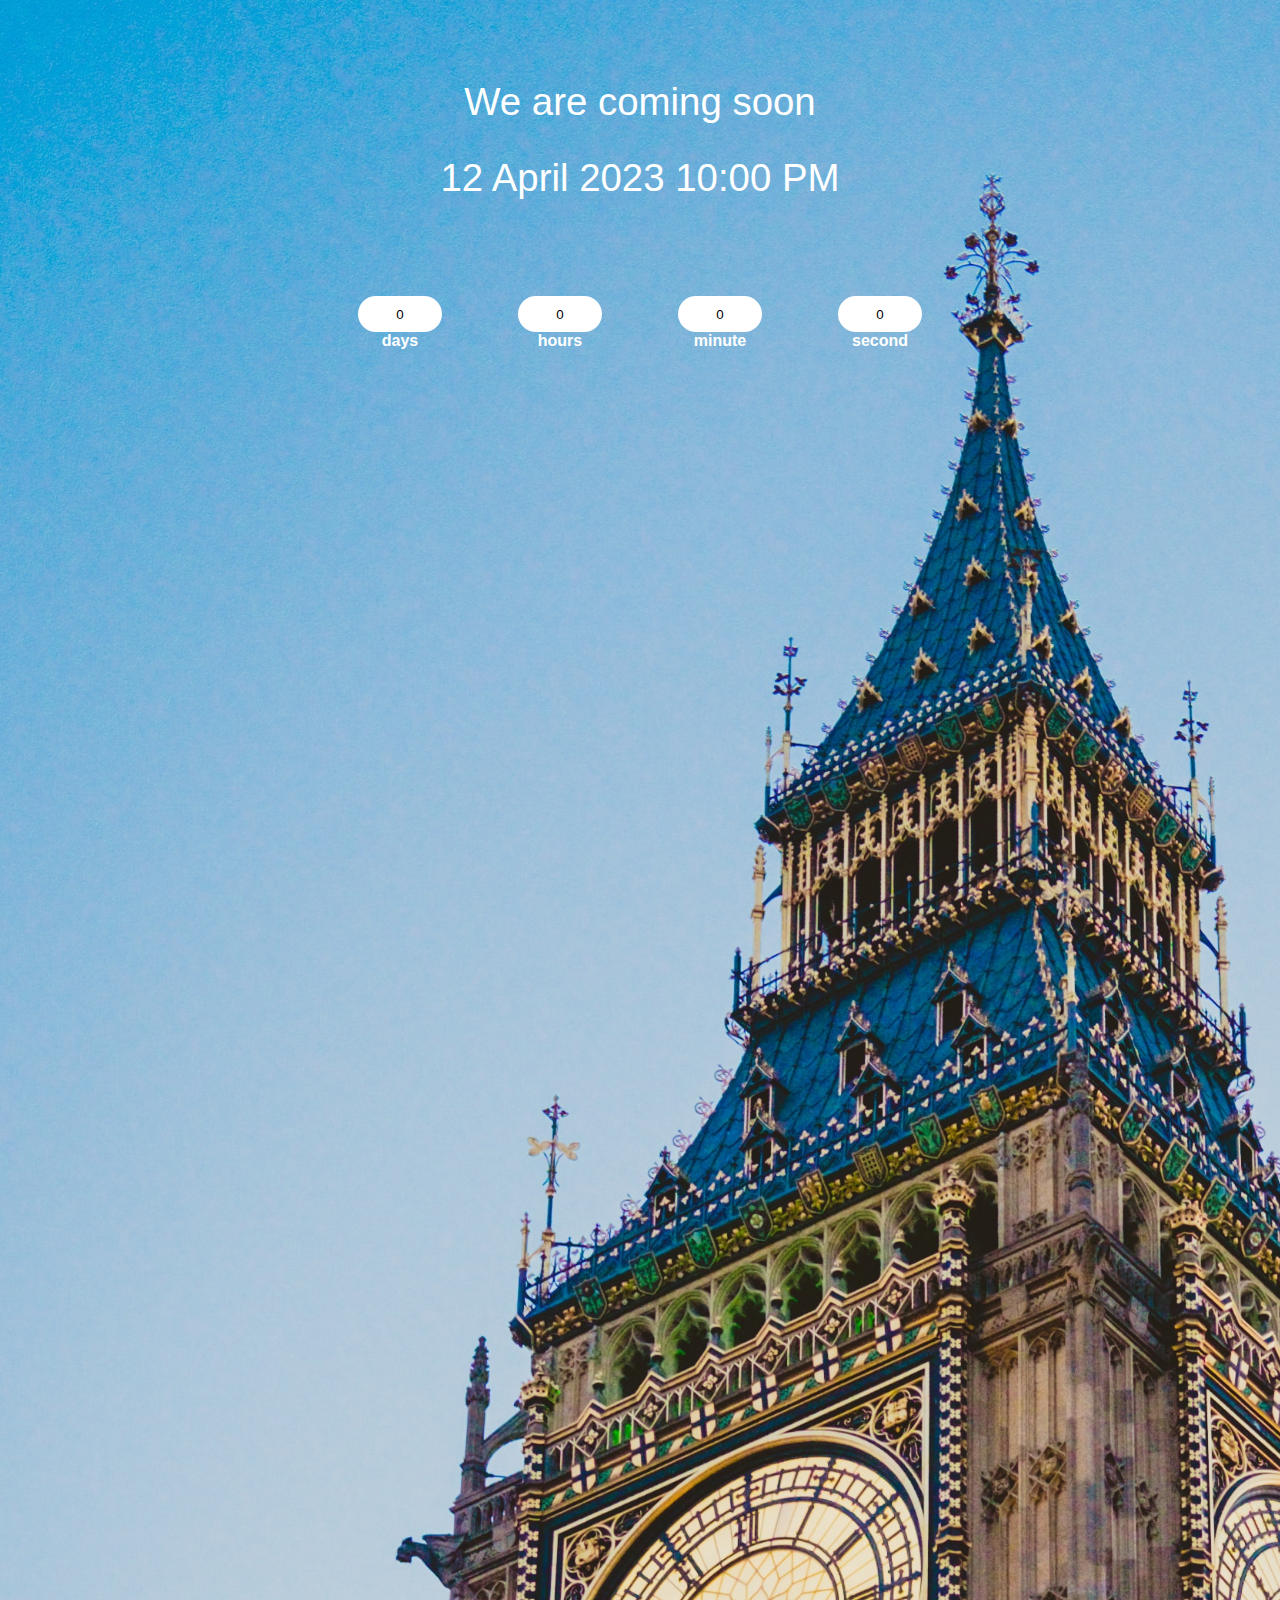
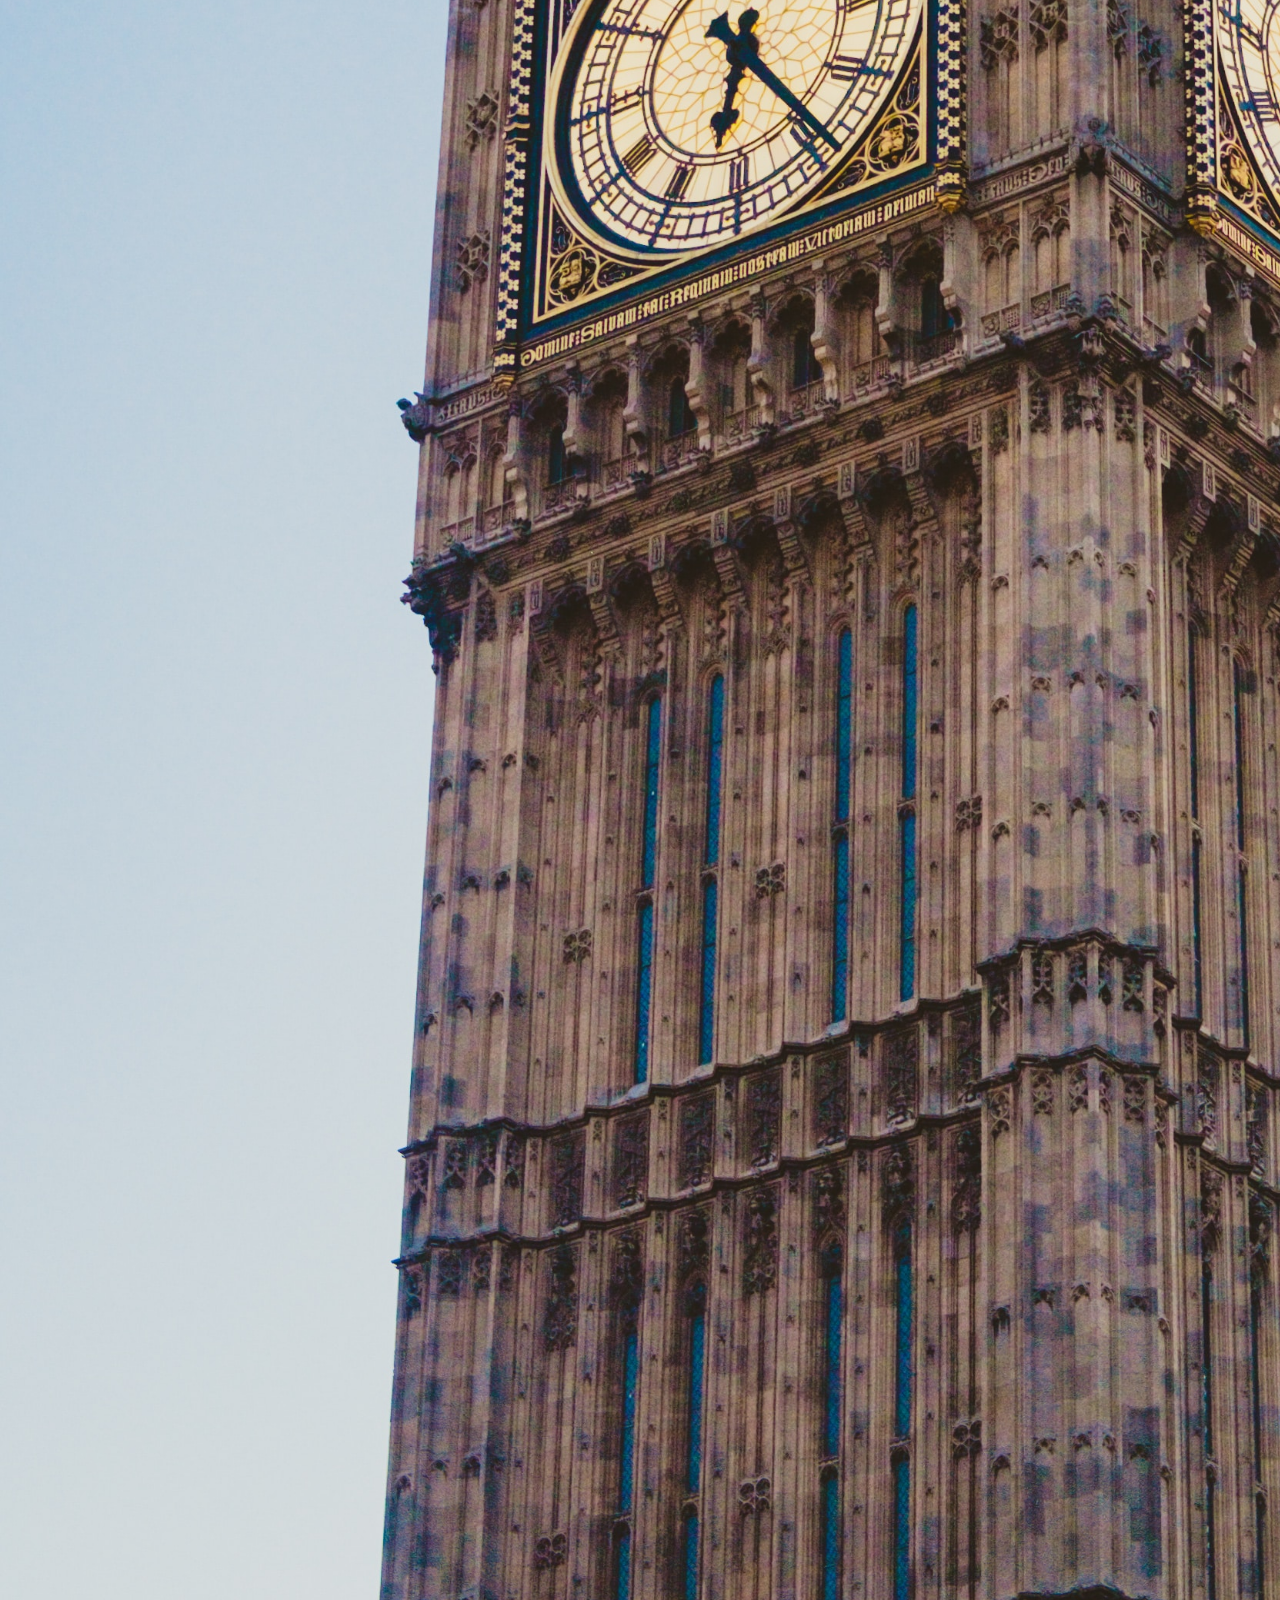
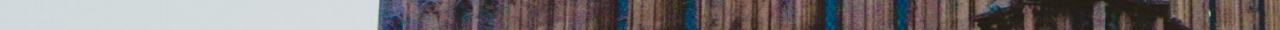
<file: countdown/index.html>
<!DOCTYPE html>
<html lang="en">
<head>
    <meta charset="UTF-8">
    <meta http-equiv="X-UA-Compatible" content="IE=edge">
    <meta name="viewport" content="width=device-width, initial-scale=1.0">
    <link rel="stylesheet" href="index.css">
    <title>count down</title>
</head>
<body>
    <div id="ground">
        
        <p id="h1">
            <div class="x1">We are coming soon</div>
            <div class="x1" id="end-date">20 March 2022 10:00 PM</div>
        </p>
            
        <div class="s1">
            <section class="b1">
                <input type="text" readonly value="0"><br>
                <label for="">days</label>
            </section> 
            <section class="b1">
                <input type="text" readonly value="0"><br>
                <label for="">hours</label>
            </section>
            <section class="b1">
                <input type="text" readonly value="0"><br>
                <label for="">minute</label>
            </section>
            <section class="b1">
                <input type="text" readonly value="0"><br>
                <label for="">second</label>
            </section>
        </div>
        <script src="custom.js"></script>
    </div>
</body>
</html>
</file>
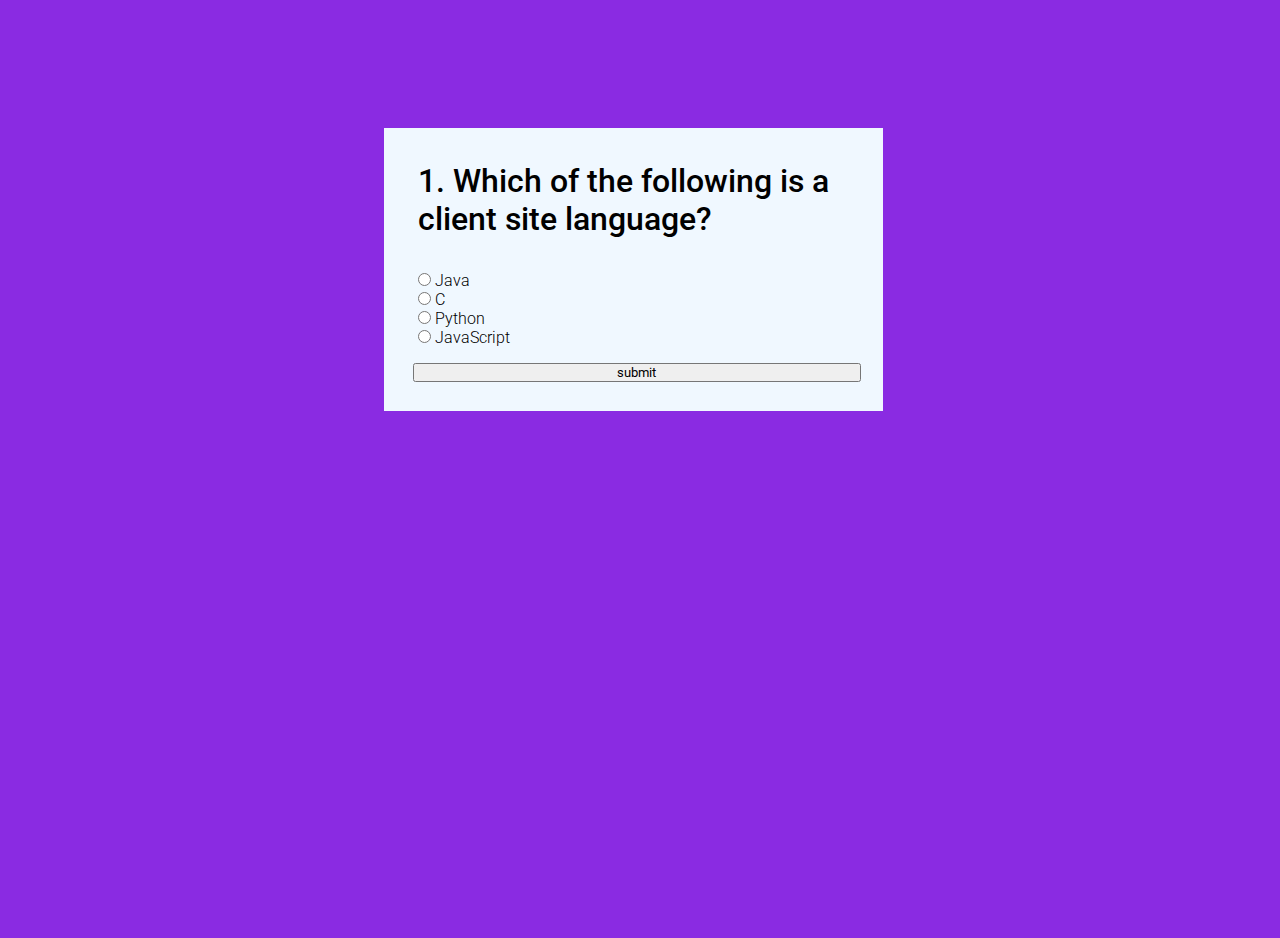
<file: quiz/index.html>
<!DOCTYPE html>
<html lang="en">
<head>
    <meta charset="UTF-8">
    <meta http-equiv="X-UA-Compatible" content="IE=edge">
    <meta name="viewport" content="width=device-width, initial-scale=1.0">
    <link rel="stylesheet" href="custom.css">
    <title>Document</title>
</head>
<body>
    <div class="main">
        <div class="inner">
            <div class="ques" id="ques1">1) question</div><br>

            <div id="opt" class="option">
                <input type="radio" class="options" value="a" id="opt1" name="option">
                <label for="opt1">a) option 1</label> <br>
                <input type="radio" class="options" value="b" id="opt2" name="option">
                <label for="opt2">b) option 2</label> <br>
                <input type="radio" class="options" value="c" id="opt3" name="option">
                <label for="opt3">c) option 3</label> <br>
                <input type="radio" class="options" value="d" id="opt4" name="option">
                <label for="opt4">d) option 4</label> <br>
            </div>

            <button id="btn" onclick="submitquiz()">submit</button>
        </div>
    </div>
    <script src="app.js"></script>
</body>
</html>
</file>
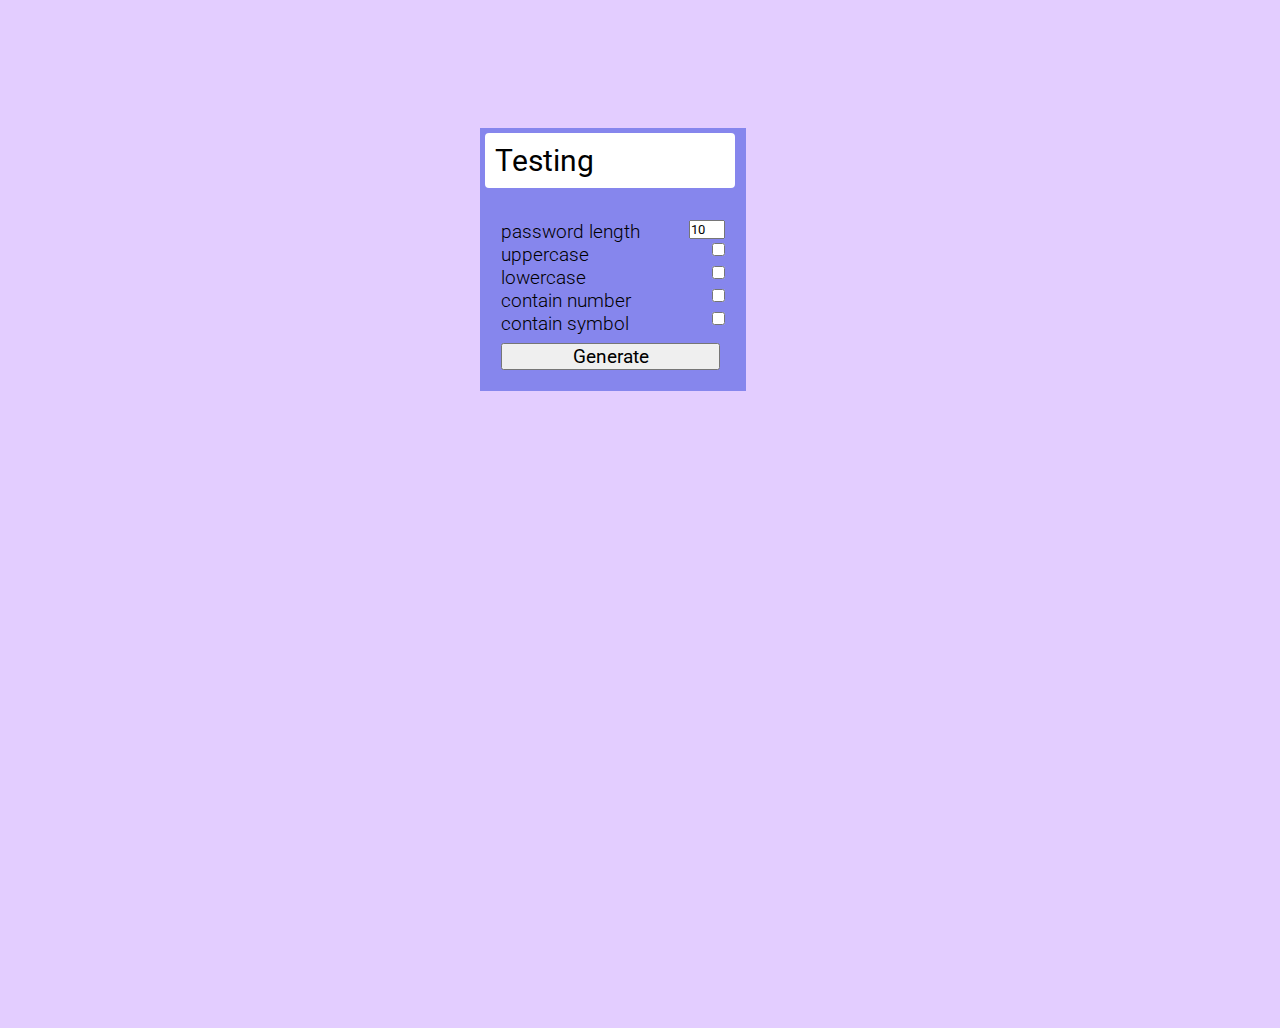
<file: random_password/index.html>
<!DOCTYPE html>
<html lang="en">
<head>
    <meta charset="UTF-8">
    <meta http-equiv="X-UA-Compatible" content="IE=edge">
    <meta name="viewport" content="width=device-width, initial-scale=1.0">
    <link rel="stylesheet" href="custom.css"></link>
    <title>Document</title>
</head>
<body>
    <div class="container">
        <div class="main">
            <div class="content">
                <span id="pass-box">Testing</span>
                
            </div>

            <div class="below">
                <label for="numb">password length</label>
                <input type="number" id="num" class="numb" min="2" max="30" value="10" name="">

                <div class="option">
                    <label for="opt1">uppercase</label>
                    <input type="checkbox" class="opt" id="opt1"><br>
                    <label for="opt2">lowercase</label>
                    <input type="checkbox" class="opt" id="opt2"><br>
                    <label for="opt3">contain number</label>
                    <input type="checkbox" class="opt" id="opt3"><br>
                    <label for="opt4">contain symbol</label>
                    <input type="checkbox" class="opt" id="opt4"><br>
                    <button class="btn" id="btn1">Generate</button>
                </div>
            </div>
        </div>
    </div>
    <script src="app.js"></script>
</body>
</html>
</file>
<file: countdown/index.css>
@import url('https://fonts.googleapis.com/css2?family=Source+Sans+Pro:ital,wght@0,400;0,600;1,300&display=swap');

*{
    padding: 0%;
    margin: 0%;
    font-family: sans-serif;
}

body {
    width: 100vw;
    height: 350vh;
    background-image: url("building.jpg");
    background position: center center;
    background-size: cover;
    
}

.x1{
    margin: 3rem;
    color: white;
    font-size: 2.4rem;
    margin: 2rem;
    text-align: center;
    font-weight: 400;
}

#h1{
    margin: 5rem;
}

.s1{
    
    justify-content: center;
    color:white;
    font-weight: 600;
    align-items: center;
    display: flex;
    margin-top: 6rem;
}

.b1{
    flex-direction: column;
    text-align: center;
    width: 10rem;
    
}


input{
    border-radius: 2rem;
    height: 2rem;
    width: 5rem;
    border-color: transparent;
    text-align: center;
}
</file>
<file: quiz/custom.css>
@import url('https://fonts.googleapis.com/css2?family=Montserrat:wght@300;500;600&family=Roboto:wght@300;500;700&family=Source+Sans+Pro:ital,wght@0,400;0,600;1,300&display=swap');

*{
    padding: 0%;
    margin: 0%;
    font-family: -apple-system, BlinkMacSystemFont, 'Segoe UI', Roboto, Oxygen, Ubuntu, Cantarell, 'Open Sans', 'Helvetica Neue', sans-serif;
}


.main{
    background-color: blueviolet;
    background-size: cover;
    align-items: center;
    height: 90vh;
    padding-top: 10%;
    width: 100vw;
}

.inner{
    width: 35vw;
    align-items: center;
    padding: 2%;
    margin-left: 30%;
    
    background-color: aliceblue;
}

.ques{
    font-weight: 500 ;
    font-size: 2rem;
    margin: 0.5rem;
}

.option{
    font-weight: 300;
    font-size: 1rem;
    padding-top: 0.4rem;
    margin-left: 0.5rem;
}

#btn{
    width: 100%;
    margin: 0.2rem;
    margin-top: 1rem;
}
</file>
<file: random_password/custom.css>
@import url('https://fonts.googleapis.com/css2?family=Montserrat:wght@300;500;600&family=Open+Sans:ital,wght@0,500;0,600;1,300&family=Roboto:wght@300;500;700&family=Source+Sans+Pro:ital,wght@0,400;0,600;1,300&display=swap');

*{
    padding: 0%;
    margin: 0%;
    font-family: -apple-system, BlinkMacSystemFont, 'Segoe UI', Roboto, Oxygen, Ubuntu, Cantarell, 'Open Sans', 'Helvetica Neue', sans-serif
}

.container{
    background-color: rgb(227, 205, 255);
    background-size: cover;
    width: 100vw;
    height: 100vh;
    padding-top: 10%;
}

.main{
    margin-left: 30rem; 
    width: 20%;
    padding: 0.3rem;
    background-color: rgb(134, 134, 237);
}

.below{
    margin-top: 1rem;
    padding: 1rem;
    font-size: 1.2rem;
    font-weight: 300;
}

#password{
    width: 95%;
    height: 2rem;
    font-size: 1rem;
}

#pass-box {
    width: 90%;
    display: block;
    background-color: white;
    font-size: 30px;
    padding: 10px;
    border-radius: 4px;
}


.numb{
    width: 2rem;
    float: right;
}

.btn{
    width: 98%;
    margin-top: 0.5rem;
    font-size: 1.2rem;
}

.opt{
    float: right;
}
</file>
